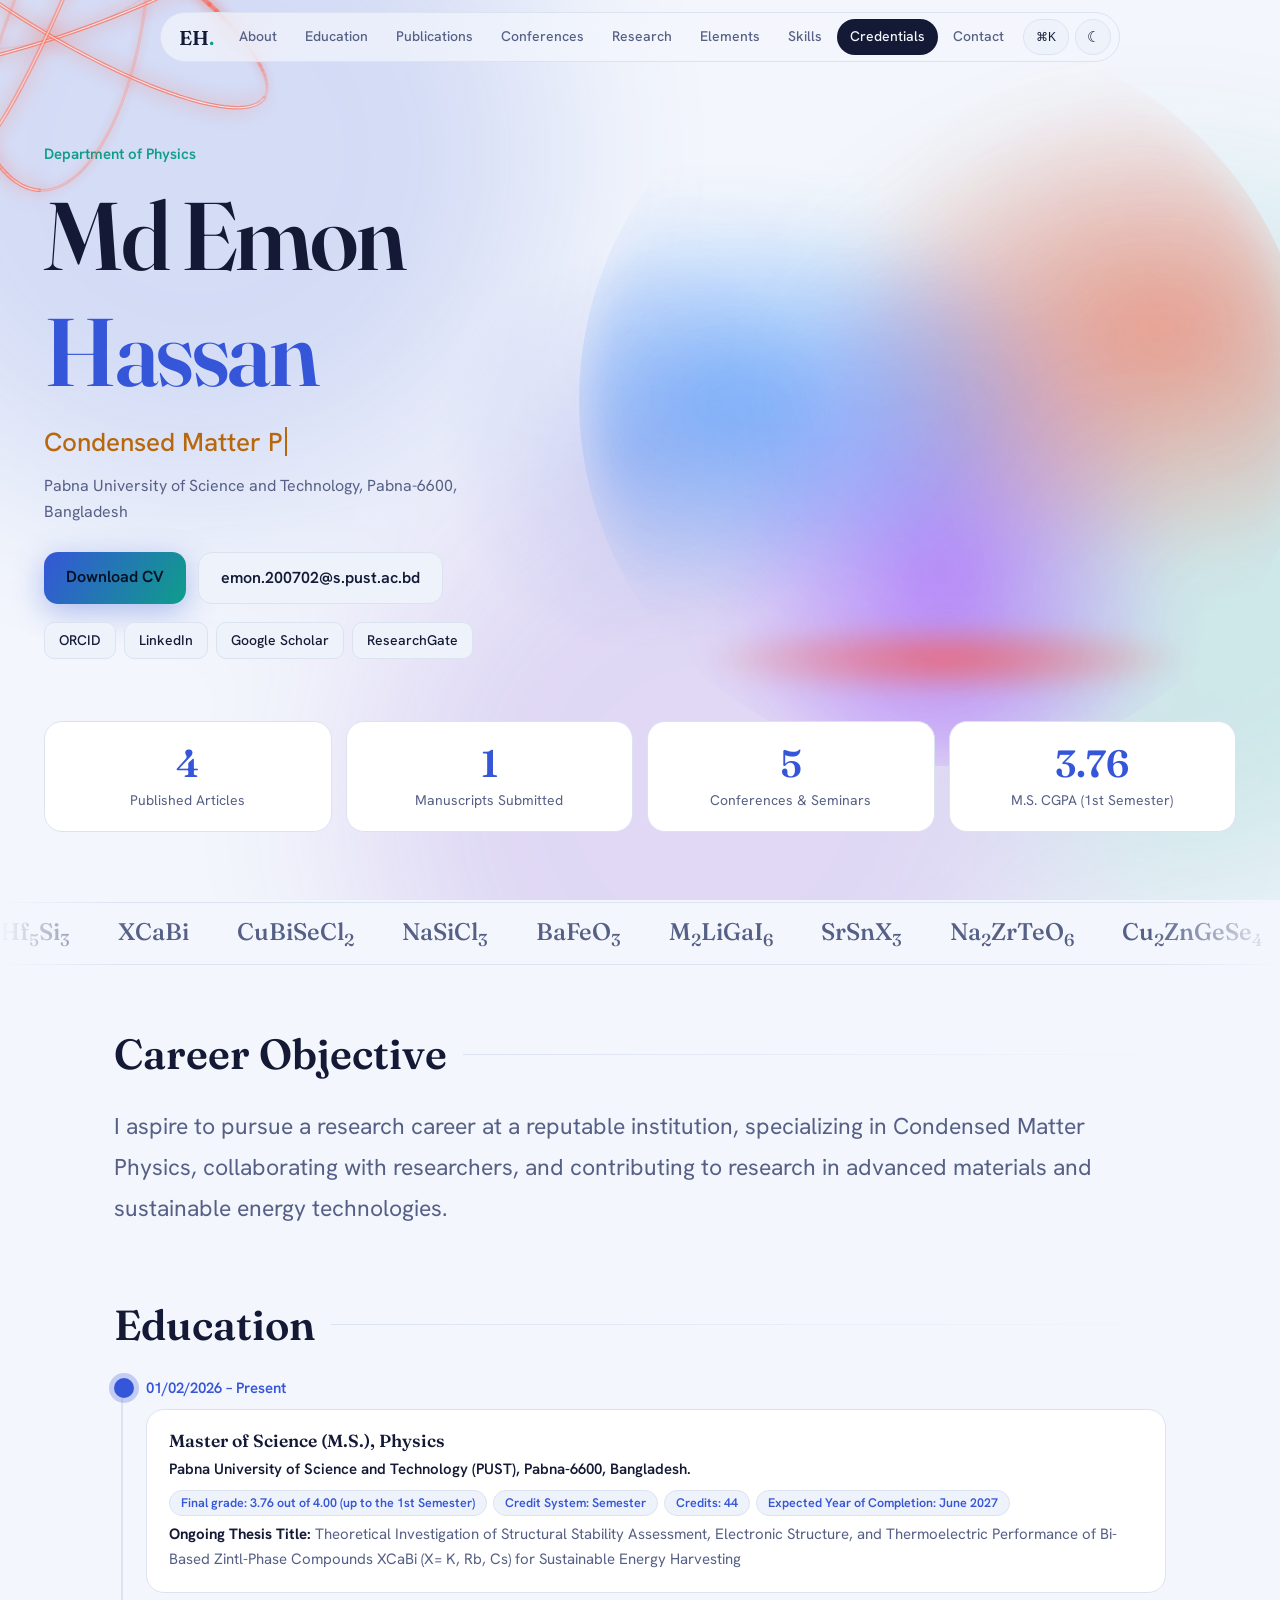
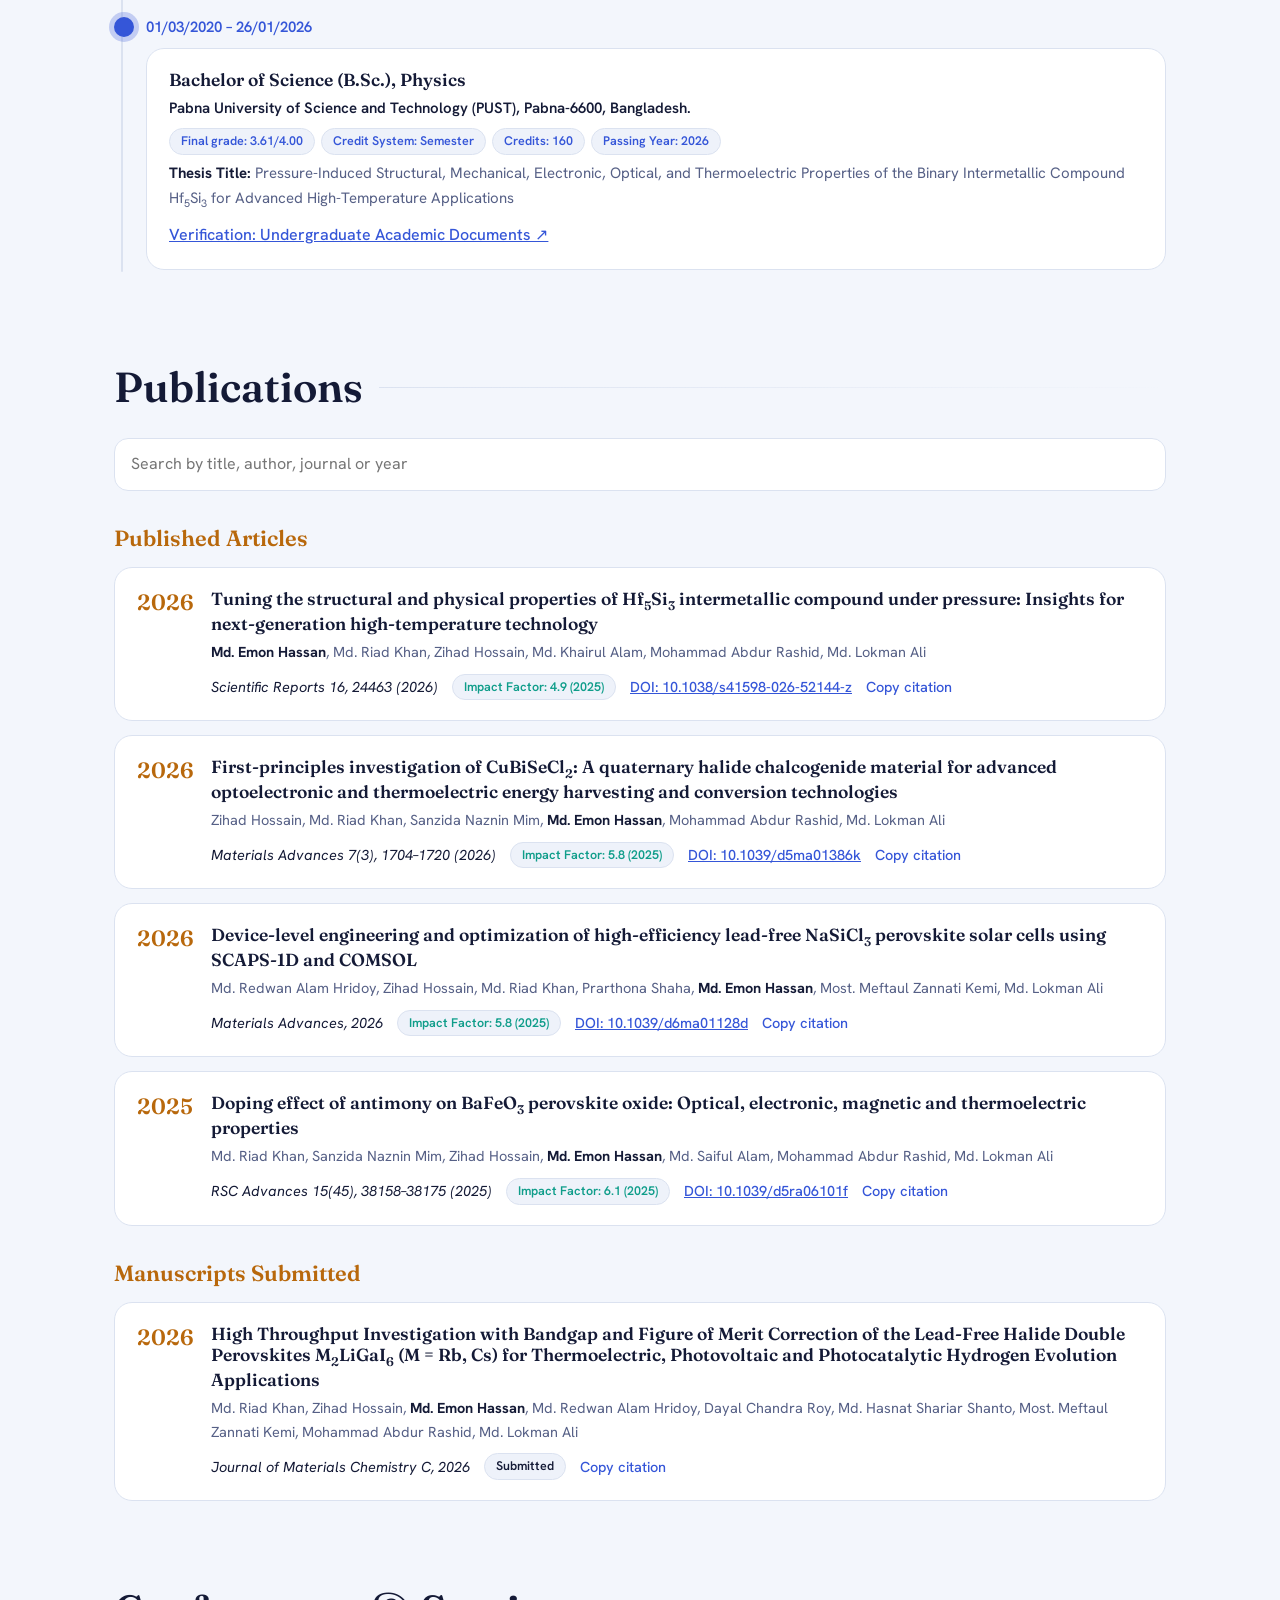
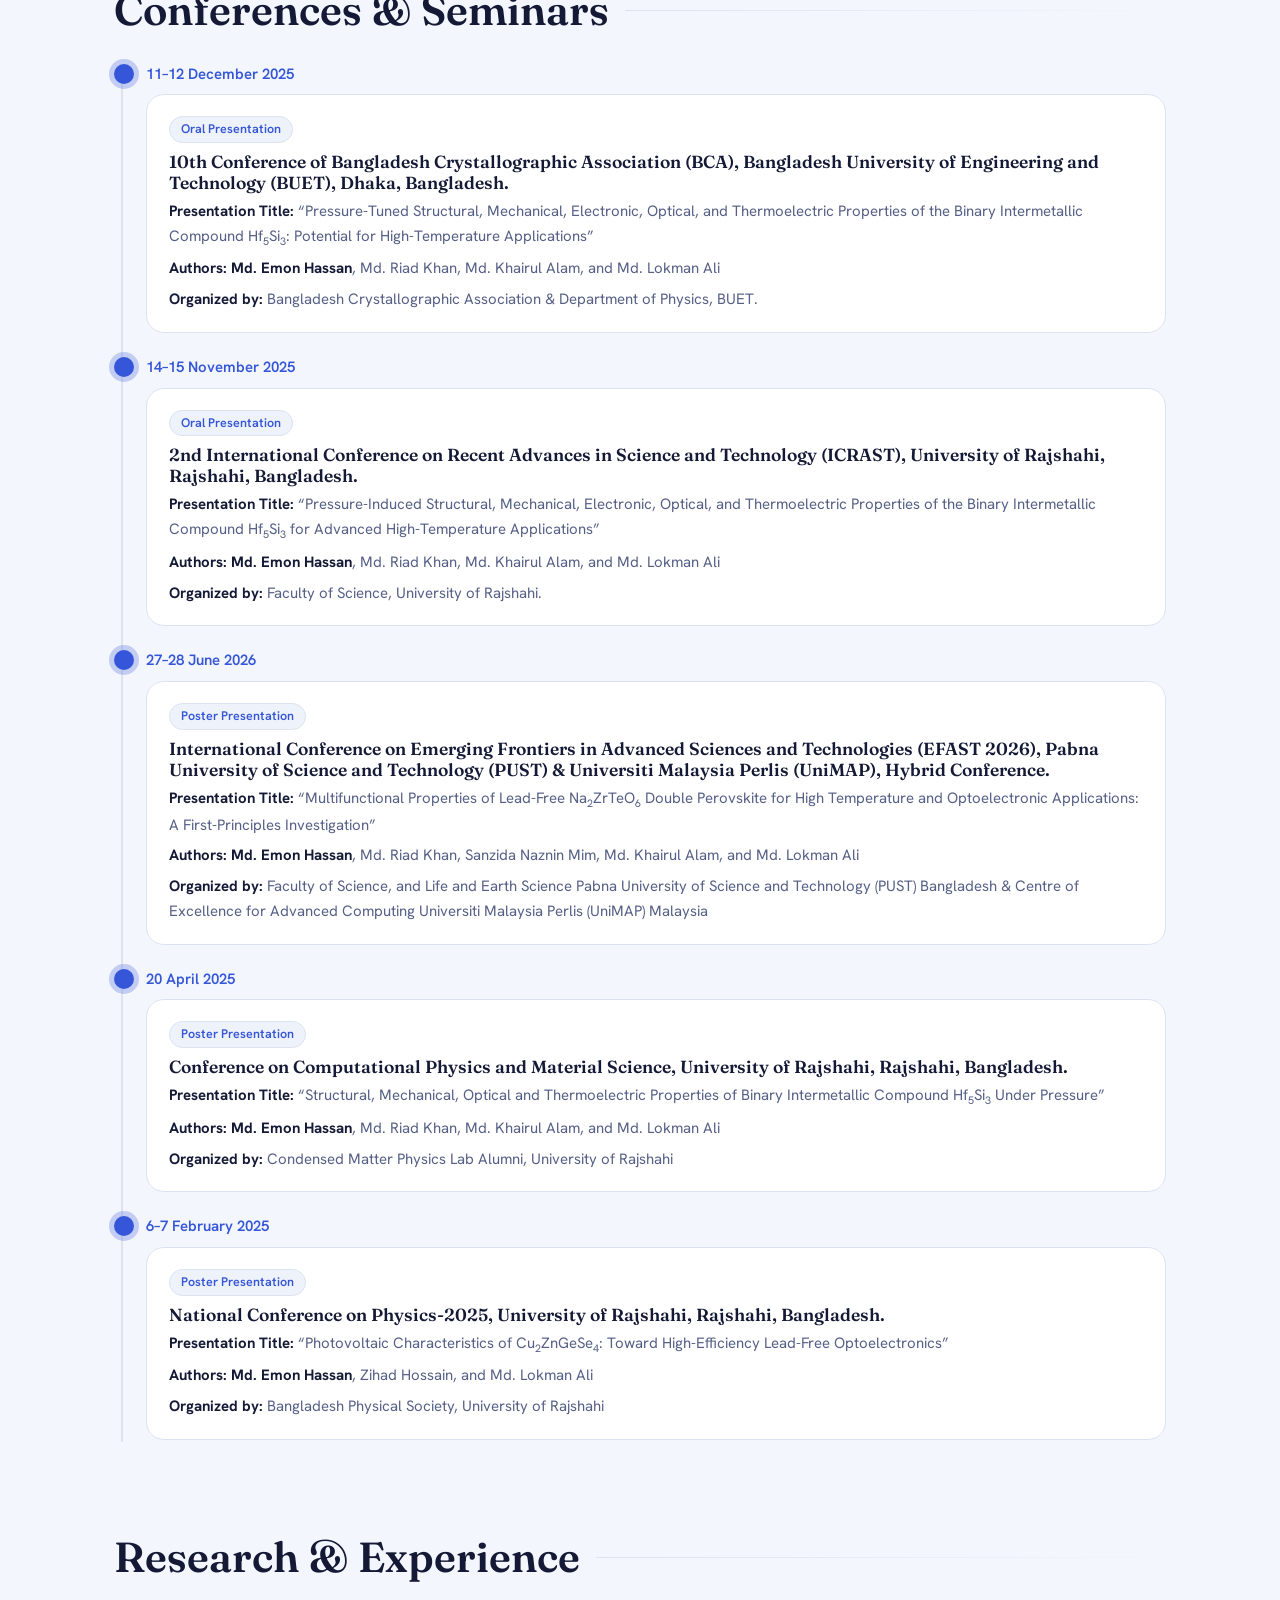
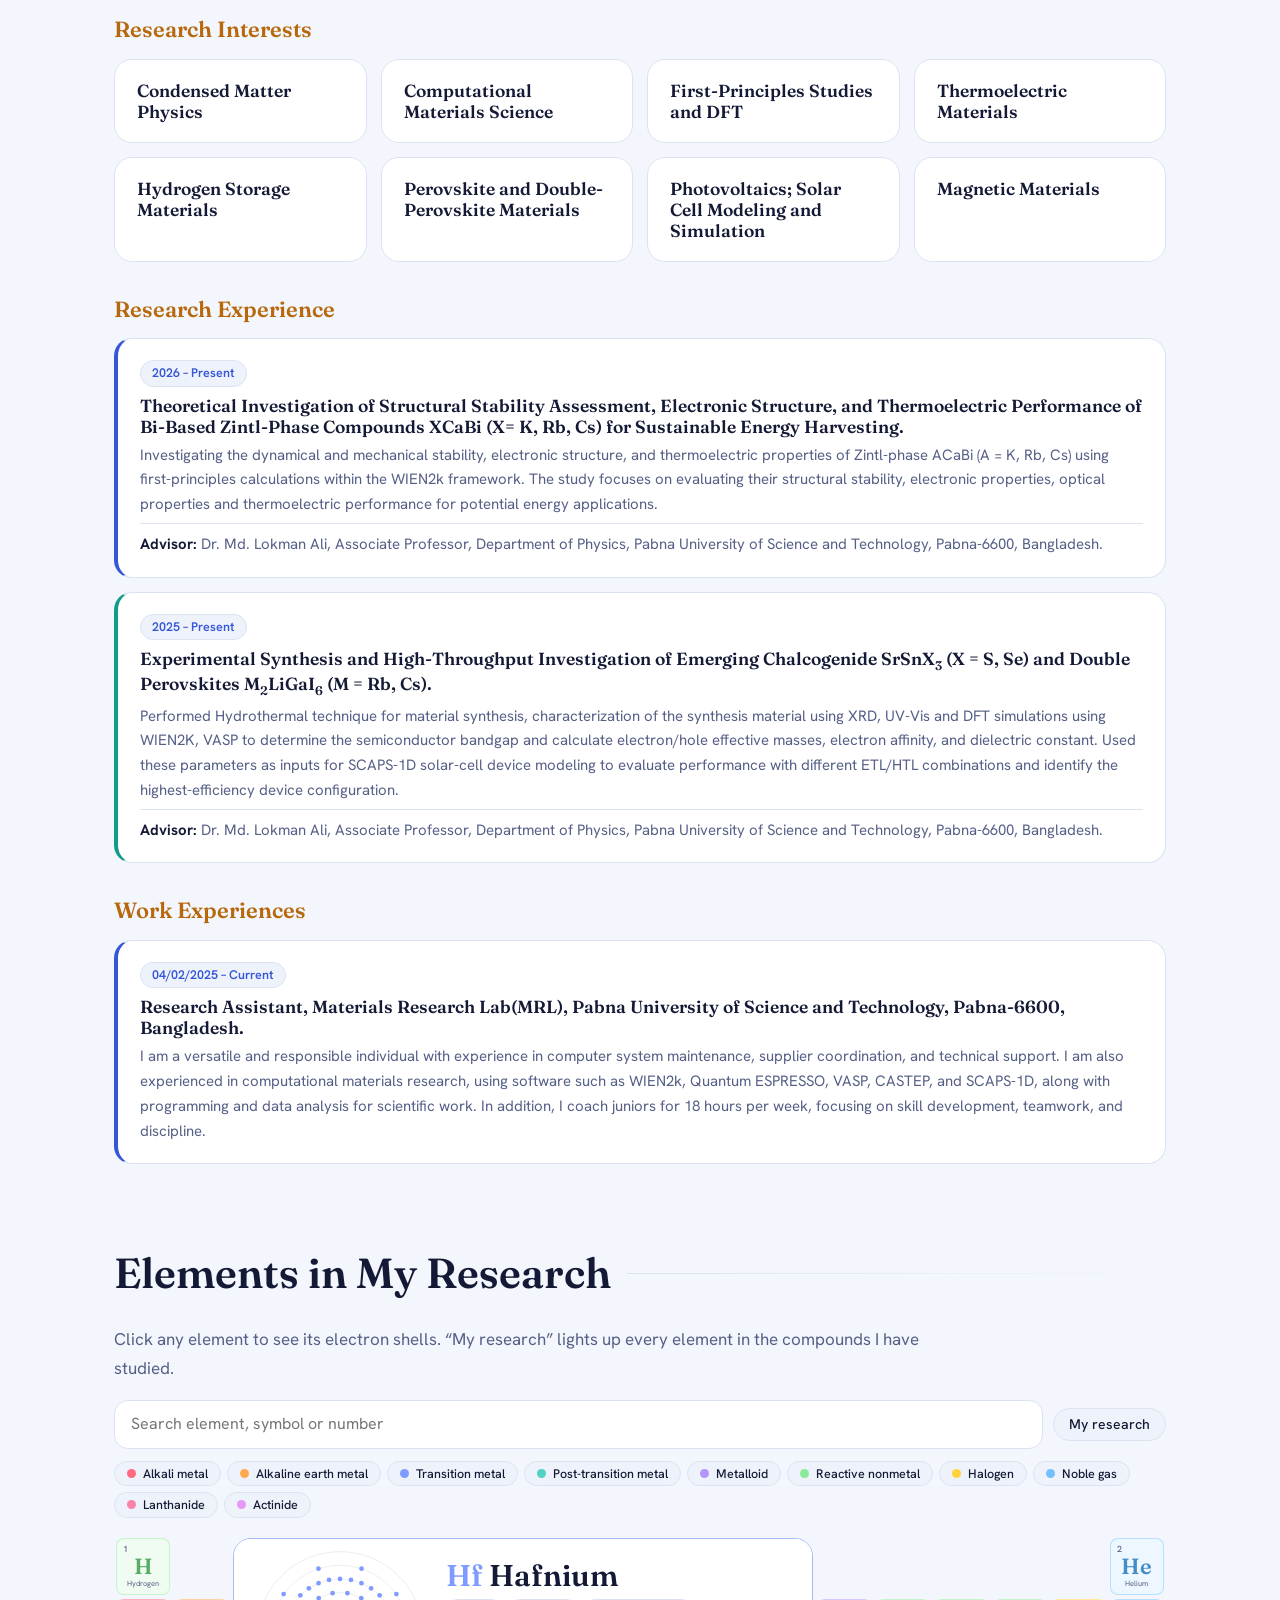
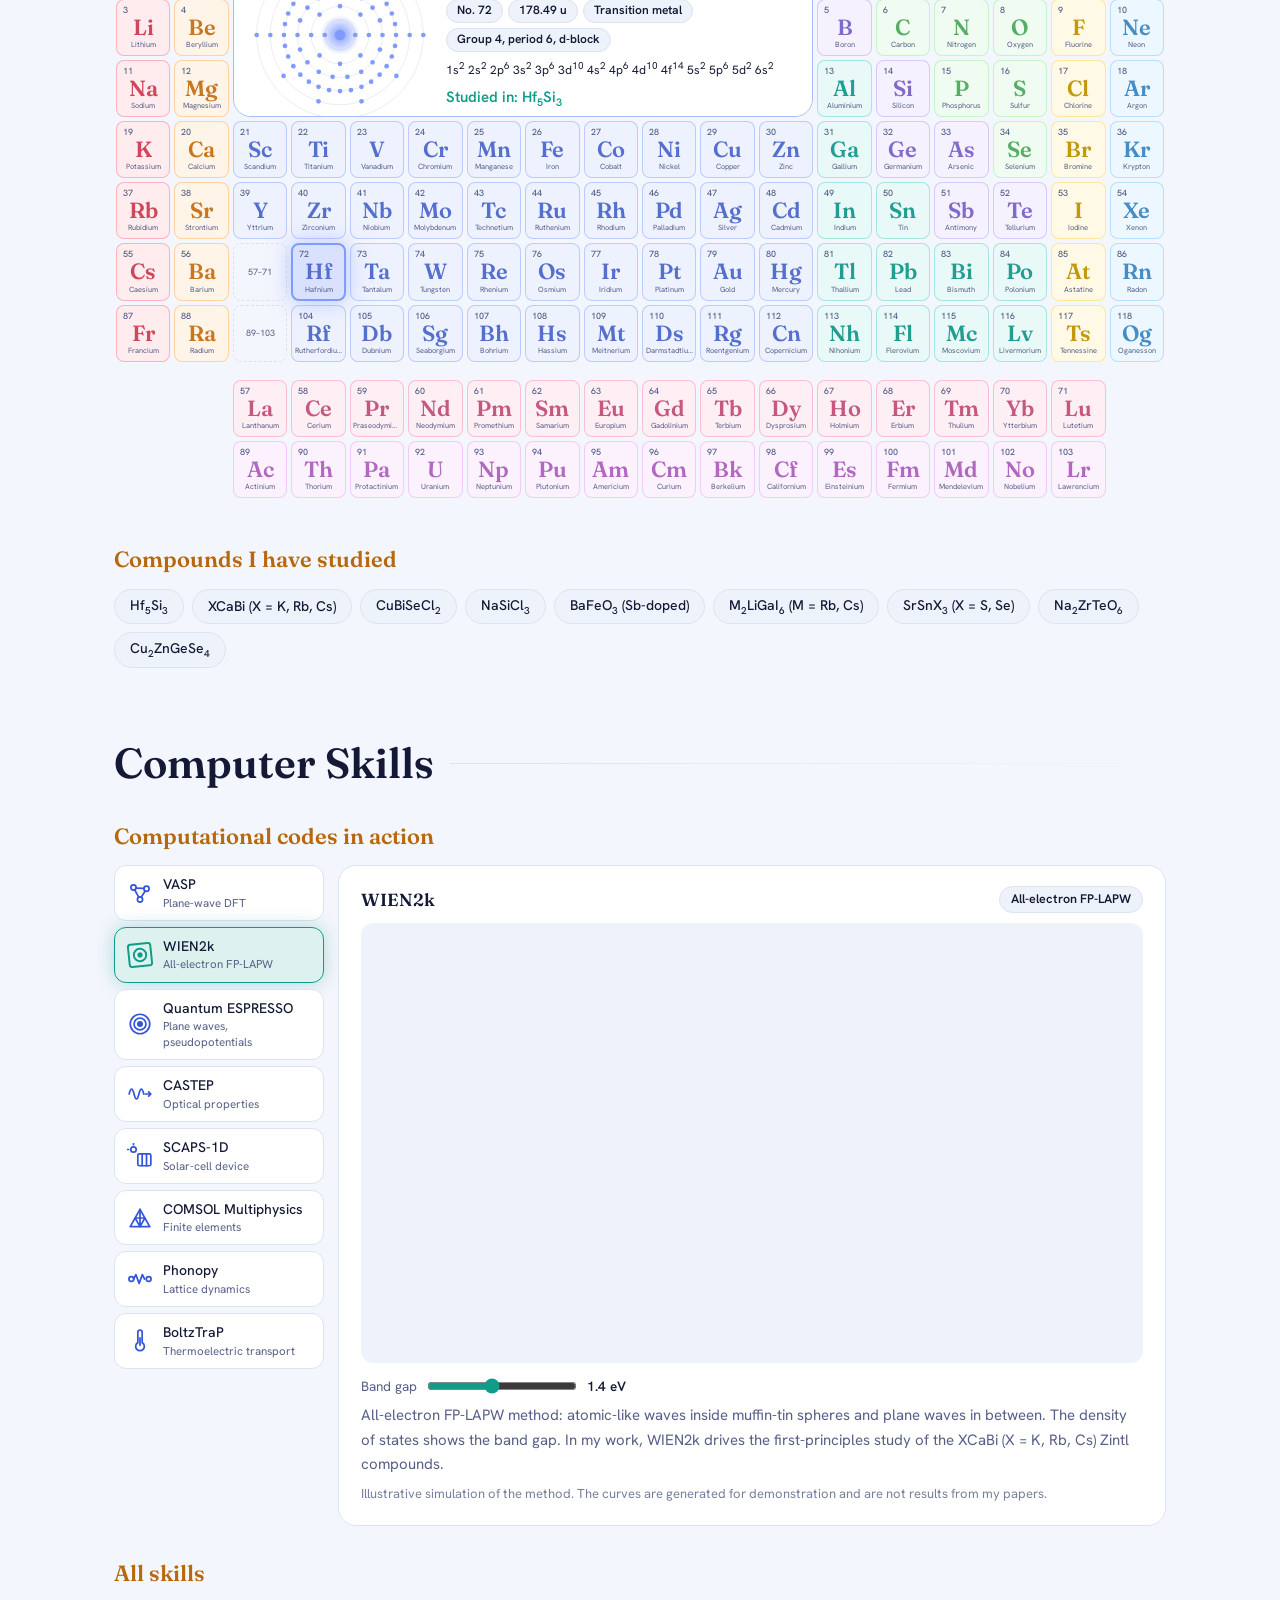
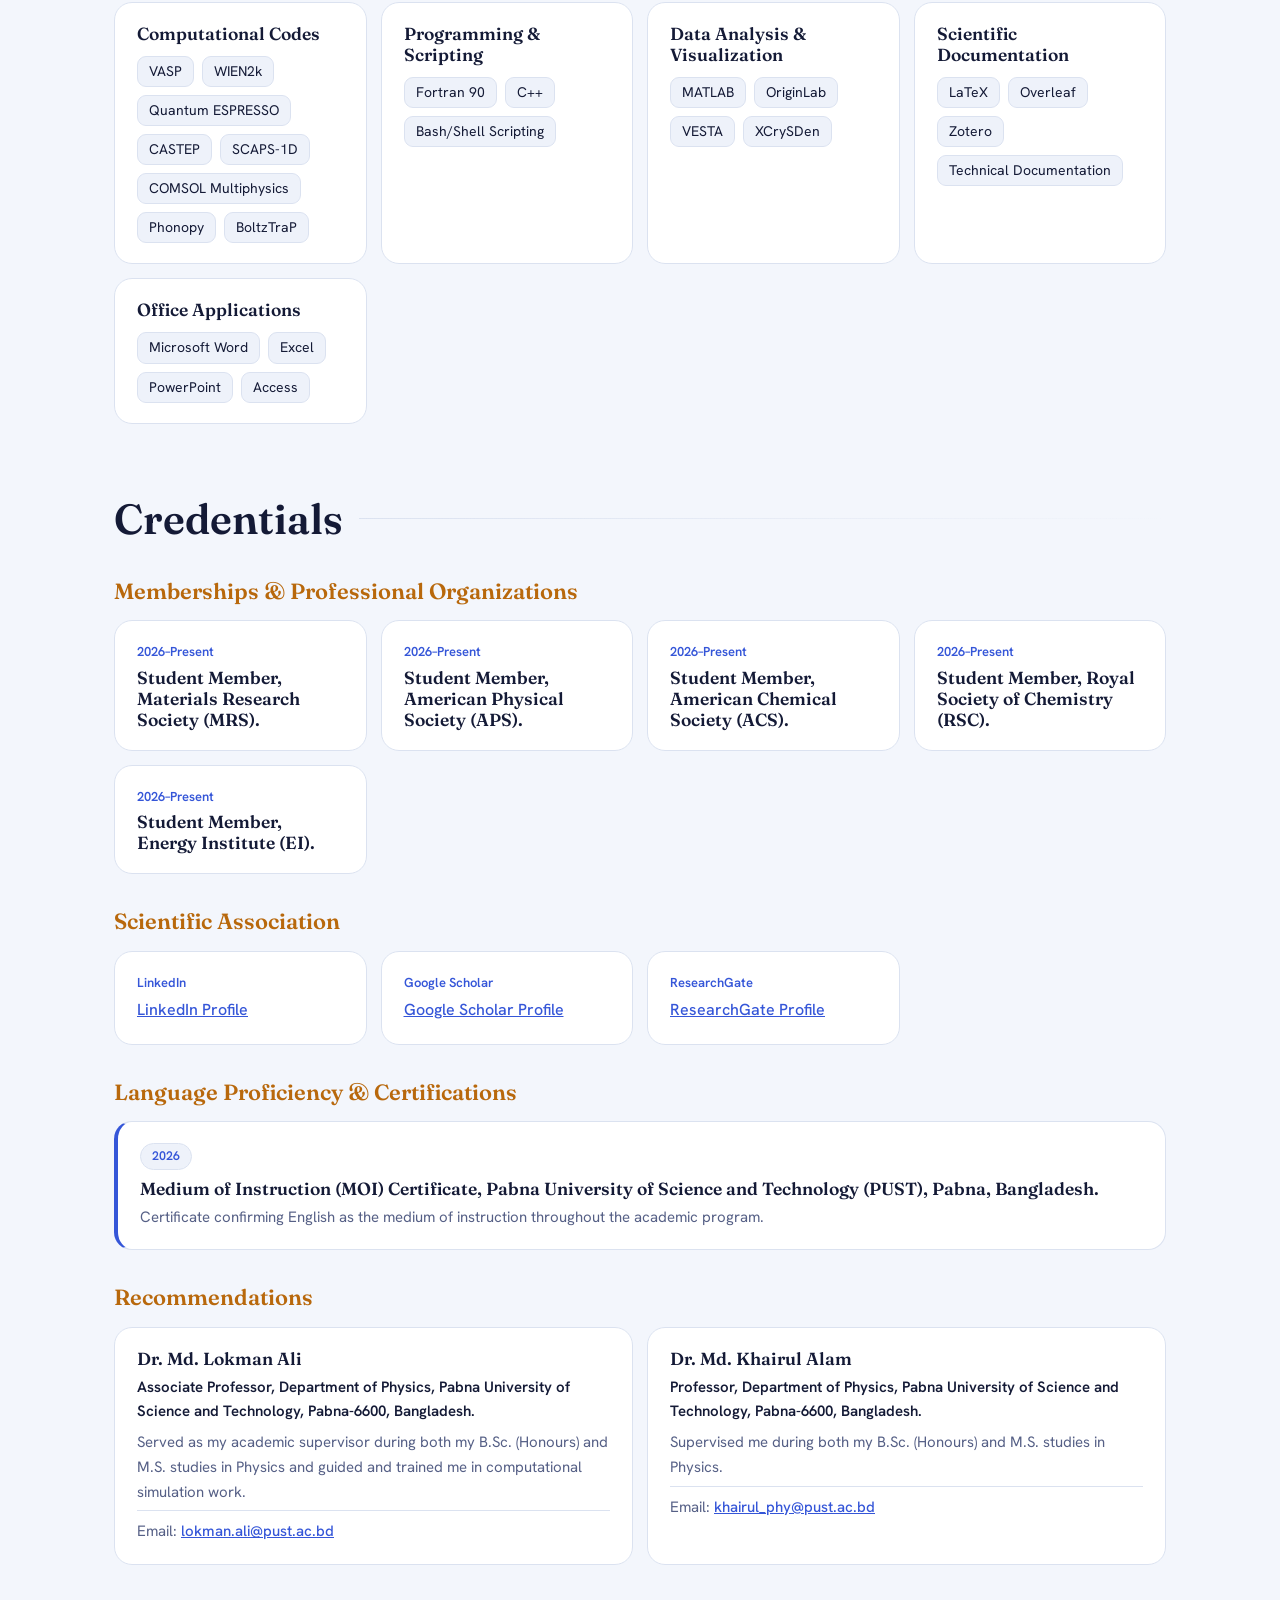
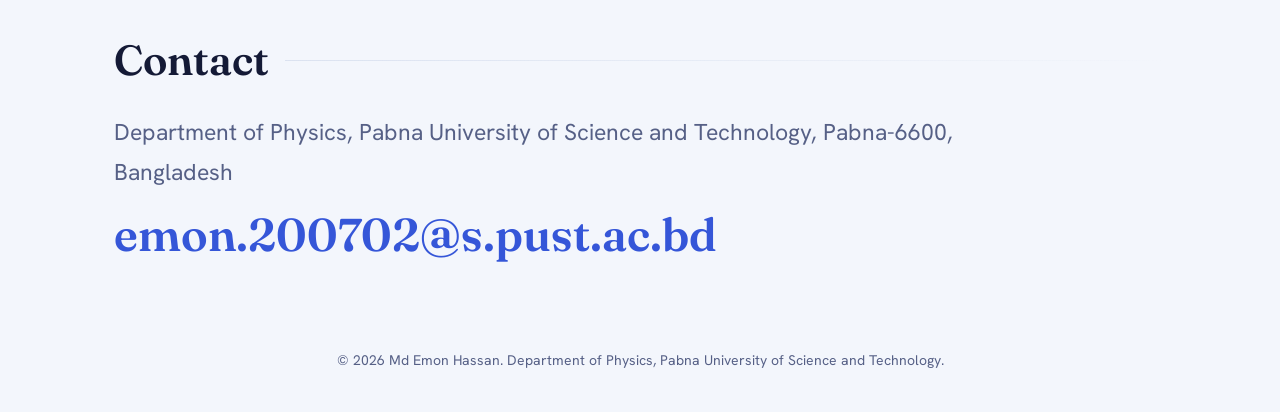
<file: index.html>
<!DOCTYPE html>
<html lang="en" data-theme="dark">
<head>
<meta charset="utf-8">
<meta name="viewport" content="width=device-width, initial-scale=1, viewport-fit=cover">
<meta name="theme-color" content="#070a17">
<meta name="color-scheme" content="dark light">
<title>Md Emon Hassan | Condensed Matter Physics Researcher</title>
<meta name="description" content="Md Emon Hassan: M.S. researcher in condensed matter physics at Pabna University of Science and Technology. First-principles studies of thermoelectric, perovskite and photovoltaic materials.">
<meta property="og:title" content="Md Emon Hassan | Condensed Matter Physics">
<meta property="og:description" content="First-principles studies of thermoelectric, perovskite and photovoltaic materials.">
<link rel="icon" href="data:image/svg+xml,<svg xmlns='http://www.w3.org/2000/svg' viewBox='0 0 100 100'><text y='.9em' font-size='90'>⚛️</text></svg>">
<link rel="preconnect" href="https://fonts.googleapis.com">
<link rel="preconnect" href="https://fonts.gstatic.com" crossorigin>
<link href="https://fonts.googleapis.com/css2?family=Fraunces:opsz,wght@9..144,500;9..144,600&family=Hanken+Grotesk:wght@400;500;600&display=swap" rel="stylesheet">
<script type="application/ld+json">{"@context":"https://schema.org","@type":"Person","name":"Md Emon Hassan","jobTitle":"Research Assistant","affiliation":{"@type":"CollegeOrUniversity","name":"Pabna University of Science and Technology"},"sameAs":["https://orcid.org/0009-0009-6252-3038"]}</script>
<link rel="stylesheet" href="style.css">
</head>
<body>
<a class="skip-link" href="#main-content">Skip to main content</a>
<div class="au"><i></i><i></i><i></i></div><div id="cur"></div><div id="bar"></div>
<header class="top">
  <a class="brand" href="#top">EH<span>.</span></a>
  <nav id="menu" aria-label="Sections"><a href="#about">About</a><a href="#education">Education</a><a href="#publications">Publications</a><a href="#conferences">Conferences</a><a href="#research">Research</a><a href="#elements">Elements</a><a href="#skills">Skills</a><a href="#more">Credentials</a><a href="#contact">Contact</a></nav>
  <button class="ib" id="kb" aria-label="Open command palette" title="Ctrl+K">⌘K</button><button class="ib" id="theme" aria-label="Switch colour theme">☀</button>
</header>

<section class="hero" id="top">
  <div class="hl">
    <p class="kick" id="kick"></p>
    <h1 id="name"></h1>
    <p class="typ"><span id="typ"></span><i class="caret"></i></p>
    <p class="uni" id="uni"></p>
    <div class="cta"><a class="btn" id="cv" download>Download CV</a><a class="btn g" id="mail"></a></div>
    <div class="chips" id="links"></div>
  </div>
  <div class="vis effect-14"><div class="halo"></div><div class="rays"></div><canvas id="orb0" aria-hidden="true"></canvas><img class="ph" id="photo" alt="" decoding="async" fetchpriority="high"><div class="scan"></div></div>
  <div class="stats" id="stats"></div>
</section>

<div class="mq" aria-hidden="true"><div id="mq"></div></div>
<main id="main-content">
  <section class="s" id="about"><h2 data-r><span class="sc">Career Objective</span></h2><p class="lead" id="obj" data-r></p></section>
  <section class="s" id="education"><h2 data-r><span class="sc">Education</span></h2><ul class="tl" id="edu"></ul></section>
  <section class="s" id="publications"><h2 data-r><span class="sc">Publications</span></h2>
    <div class="tools" data-r><input id="q" type="search" placeholder="Search by title, author, journal or year" aria-label="Search publications"></div>
    <h3 class="sub">Published Articles</h3><div id="pubs"></div>
    <h3 class="sub">Manuscripts Submitted</h3><div id="subm"></div>
  </section>
  <section class="s" id="conferences"><h2 data-r><span class="sc">Conferences &amp; Seminars</span></h2><ul class="tl" id="tk"></ul></section>
  <section class="s" id="research"><h2 data-r><span class="sc">Research &amp; Experience</span></h2>
    <h3 class="sub">Research Interests</h3><div class="grid" id="ints"></div>
    <h3 class="sub">Research Experience</h3><div id="res"></div>
    <h3 class="sub">Work Experiences</h3><div id="work"></div>
  </section>
  <section class="s" id="elements"><h2 data-r><span class="sc">Elements in My Research</span></h2>
    <p class="lead" data-r style="font-size:17px;margin-bottom:16px">Click any element to see its electron shells. “My research” lights up every element in the compounds I have studied.</p>
    <div class="ptools" data-r><input id="eq" type="search" placeholder="Search element, symbol or number" aria-label="Search elements"><button class="fb" id="mine">My research</button></div>
    <div id="leg" data-r></div>
    <div id="pt-wrap"><div class="pt" id="pt" data-r></div></div>
    <h3 class="sub">Compounds I have studied</h3><div id="comp" data-r></div>
  </section>
  <section class="s" id="skills"><h2 data-r><span class="sc">Computer Skills</span></h2>
    <h3 class="sub">Computational codes in action</h3>
    <div class="lab" data-r><div class="tabs" id="tabs" role="tablist" aria-label="Computational codes"></div>
      <div class="stage sp"><div class="shead"><h3 id="stn"></h3><span class="pill" id="sts" style="margin:0"></span></div>
        <canvas id="sim" role="img" aria-label="Live simulation of the selected computational code"></canvas>
        <div class="ctl" id="ctl"></div><p id="std"></p><p class="note">Illustrative simulation of the method. The curves are generated for demonstration and are not results from my papers.</p></div></div>
    <h3 class="sub">All skills</h3><div class="grid" id="sk"></div></section>
  <section class="s" id="more"><h2 data-r><span class="sc">Credentials</span></h2>
    <h3 class="sub">Memberships &amp; Professional Organizations</h3><div class="grid" id="mem"></div>
    <h3 class="sub">Scientific Association</h3><div class="grid" id="assoc"></div>
    <h3 class="sub">Language Proficiency &amp; Certifications</h3><div id="cert"></div>
    <h3 class="sub">Recommendations</h3><div class="grid2" id="refs"></div>
  </section>
  <section class="s" id="contact"><h2 data-r><span class="sc">Contact</span></h2><p class="lead" id="addr" data-r></p><p data-r style="margin-top:14px"><a class="big" id="cMail"></a></p><p class="lead" id="priv" data-r style="margin-top:10px;font-size:16px"></p></section>
</main>
<footer>© <span id="yr"></span> <span id="fName"></span>. <span id="fText"></span></footer>
<button id="backTop" type="button" aria-label="Back to top" title="Back to top">↑</button>

<div id="pal" hidden><div class="pbox"><input id="pi" placeholder="Jump to a section, an element, or type cv / theme" aria-label="Command palette"><ul id="pl"></ul></div></div>
<script src="content.js"></script>
<script src="script.js" defer></script>
</body>
</html>
</file>
<file: style.css>
/* ============================================================
   E M O N  H A S S A N
   ADVANCED ACADEMIC PORTFOLIO
   COMPLETE STYLE.CSS
   14 SCIENTIFIC ANIMATIONS
   ============================================================ */


/* ============================================================
   01. ROOT VARIABLES
   ============================================================ */

:root {
  --bg:#070a17;
  --card:rgba(255,255,255,.045);
  --soft:rgba(255,255,255,.07);
  --ink:#e9edff;
  --mute:#9aa5cf;
  --line:rgba(255,255,255,.11);
  --pri:#7f9bff;
  --teal:#3fd0b8;
  --amb:#f2b866;
  --glow:.5;
}

:root[data-theme=light] {
  --bg:#f3f6fc;
  --card:#fff;
  --soft:#eef2fa;
  --ink:#141a36;
  --mute:#566086;
  --line:#dbe2f0;
  --pri:#3556d8;
  --teal:#0f9d8a;
  --amb:#b8680c;
  --glow:.16;
}


/* ============================================================
   02. GLOBAL
   ============================================================ */

* {
  box-sizing:border-box;
  margin:0;
}

html {
  scroll-behavior:smooth;
  scroll-padding-top:84px;
}

body {
  background:var(--bg);
  color:var(--ink);
  font:400 16px/1.65 "Hanken Grotesk",system-ui,sans-serif;
  overflow-x:hidden;
  transition:background .4s,color .4s;
}

a {
  color:inherit;
}

h1,h2,h3 {
  font-family:Fraunces,Georgia,serif;
  font-weight:600;
  line-height:1.2;
}

sub {
  font-size:.72em;
}

::selection {
  background:var(--pri);
  color:#fff;
}

:focus-visible {
  outline:2px solid var(--pri);
  outline-offset:3px;
}

img {
  max-width:100%;
}

button,a,input {
  -webkit-tap-highlight-color:transparent;
}


/* ============================================================
   03. AMBIENT BACKGROUND
   ============================================================ */

.au {
  position:fixed;
  inset:0;
  z-index:-1;
  overflow:hidden;
  opacity:var(--glow);
}

.au i {
  position:absolute;
  width:55vmax;
  height:55vmax;
  border-radius:50%;
  filter:blur(90px);
  animation:drift 24s ease-in-out infinite alternate;
}

.au i:nth-child(1) {
  background:#3556d8;
  top:-22%;
  left:-12%;
}

.au i:nth-child(2) {
  background:#0f9d8a;
  right:-18%;
  top:22%;
  animation-duration:30s;
}

.au i:nth-child(3) {
  background:#7a3fd0;
  bottom:-28%;
  left:28%;
  animation-duration:36s;
}

@keyframes drift {
  to {
    transform:translate(12vw,8vh) scale(1.2) rotate(40deg);
  }
}


/* ============================================================
   04. CURSOR + SCROLL PROGRESS
   ============================================================ */

#cur {
  position:fixed;
  left:0;
  top:0;
  width:0;
  height:0;
  pointer-events:none;
  z-index:50;
}

#cur::before {
  content:"";
  position:absolute;
  width:440px;
  height:440px;
  margin:-220px 0 0 -220px;
  border-radius:50%;
  background:radial-gradient(
    circle,
    color-mix(in srgb,var(--pri) 16%,transparent),
    transparent 65%
  );
}

#bar {
  position:fixed;
  top:0;
  left:0;
  right:0;
  height:3px;
  z-index:60;
  transform-origin:0 50%;
  transform:scaleX(0);
  background:linear-gradient(
    90deg,
    var(--pri),
    var(--teal),
    var(--amb)
  );
}


/* ============================================================
   05. NAVIGATION
   ============================================================ */

.top {
  position:fixed;
  top:12px;
  left:50%;
  transform:translateX(-50%);
  z-index:40;
  display:flex;
  align-items:center;
  gap:6px;
  max-width:calc(100% - 24px);
  padding:6px 8px 6px 18px;
  border-radius:99px;
  background:color-mix(in srgb,var(--bg) 68%,transparent);
  backdrop-filter:blur(16px);
  -webkit-backdrop-filter:blur(16px);
  border:1px solid var(--line);
}

.brand {
  font:600 20px Fraunces,serif;
  text-decoration:none;
  margin-right:6px;
}

.brand span {
  color:var(--teal);
}

#menu {
  display:flex;
  gap:2px;
  overflow-x:auto;
  scrollbar-width:none;
  min-width:0;
}

#menu a {
  padding:6px 13px;
  border-radius:99px;
  text-decoration:none;
  font-size:14px;
  font-weight:500;
  color:var(--mute);
  white-space:nowrap;
  transition:.25s;
}

#menu a:hover {
  color:var(--ink);
}

#menu a.on {
  background:var(--ink);
  color:var(--bg);
}

.ib {
  width:36px;
  height:36px;
  border-radius:50%;
  border:1px solid var(--line);
  background:var(--soft);
  color:var(--ink);
  cursor:pointer;
  font-size:15px;
  flex:none;
  transition:transform .4s;
}

.ib:hover {
  transform:rotate(180deg);
}


/* ============================================================
   06. HERO SECTION
   ============================================================ */

@keyframes rise {
  from {
    opacity:0;
    transform:translateY(40px);
    filter:blur(8px);
  }
}

@keyframes zoom {
  from {
    opacity:0;
    transform:scale(.6) rotate(-12deg);
  }
}

.hero {
  min-height:100svh;
  display:grid;
  grid-template-columns:1fr 1fr;
  align-items:center;
  gap:30px;
  max-width:1240px;
  margin:auto;
  padding:110px 24px 70px;
}

.hl>*:not(h1) {
  animation:rise .9s cubic-bezier(.2,.8,.2,1) .9s backwards;
}

.hl>.kick {
  animation-delay:.1s;
}

.kick {
  font-weight:600;
  font-size:15px;
  color:var(--teal);
}

h1 {
  font-size:clamp(46px,7.6vw,96px);
  margin:12px 0;
  letter-spacing:-.025em;
}

.w {
  display:inline-block;
  white-space:nowrap;
}

.w:last-child .ch {
  color:var(--pri);
}

.ch {
  display:inline-block;
  transition:transform .3s,color .3s;
  animation:rise 1s cubic-bezier(.2,.8,.2,1) backwards;
  animation-delay:calc(var(--i)*50ms + .25s);
}

.ch:hover {
  transform:translateY(-10px) rotate(-5deg);
  color:var(--amb);
}

.typ {
  font-weight:500;
  font-size:clamp(18px,2.3vw,26px);
  color:var(--amb);
  min-height:1.7em;
}

.caret {
  display:inline-block;
  width:2px;
  height:1.1em;
  background:var(--amb);
  margin-left:3px;
  vertical-align:-.18em;
  animation:bl 1s steps(1) infinite;
}

@keyframes bl {
  50% {opacity:0}
}

.uni {
  color:var(--mute);
  margin-top:8px;
  max-width:470px;
}

.cta {
  display:flex;
  gap:12px;
  flex-wrap:wrap;
  margin-top:26px;
}

.btn {
  display:inline-block;
  padding:12px 22px;
  border-radius:14px;
  background:linear-gradient(120deg,var(--pri),var(--teal));
  color:#041022;
  font-weight:600;
  text-decoration:none;
  box-shadow:0 8px 30px color-mix(in srgb,var(--pri) 35%,transparent);
  transition:transform .2s ease-out,box-shadow .3s;
}

.btn:hover {
  box-shadow:0 12px 40px color-mix(in srgb,var(--teal) 50%,transparent);
}

.btn.g {
  background:var(--soft);
  color:var(--ink);
  border:1px solid var(--line);
  box-shadow:none;
}

.chips {
  display:flex;
  flex-wrap:wrap;
  gap:8px;
  margin-top:18px;
}

.chips a {
  font-size:14px;
  font-weight:500;
  padding:6px 14px;
  border-radius:10px;
  background:var(--soft);
  border:1px solid var(--line);
  text-decoration:none;
  transition:.25s;
}

.chips a:hover {
  transform:translateY(-3px);
  border-color:var(--pri);
  color:var(--pri);
}


/* ============================================================
   07. HERO PORTRAIT
   ============================================================ */

.vis {
  position:relative;
  isolation:isolate;
  aspect-ratio:1;
  max-width:620px;
  width:100%;
  margin:auto;
  display:grid;
  place-items:center;
  --orb:#ff4d2e;
  --fx-glow:.85;
  --fx-speed:18s;
  --orbit-a:#4d8dff;
  --orbit-b:#32e6cb;
  --orbit-c:#ff9b42;
  --orbit-d:#a875ff;
  animation:zoom 1.4s cubic-bezier(.2,.8,.2,1) .3s backwards;
}

#lat {
  position:absolute;
  inset:0;
  width:100%;
  height:100%;
}

.ph {
  position:relative;
  width:36%;
  aspect-ratio:1;
  border-radius:50%;
  object-fit:cover;
  border:3px solid var(--teal);
  display:grid;
  place-items:center;
  font:600 50px Fraunces,serif;
  background:#14275e;
  color:#fff;
  box-shadow:0 0 70px color-mix(in srgb,var(--teal) 45%,transparent);
  animation:fl 6s ease-in-out infinite;
}

@keyframes fl {
  50% {transform:translateY(-12px)}
}

.ring {
  position:absolute;
  inset:19%;
  border-radius:50%;
  border:1px dashed color-mix(in srgb,var(--pri) 65%,transparent);
  animation:spin 30s linear infinite;
}

.ring.r2 {
  inset:7%;
  border-color:color-mix(in srgb,var(--teal) 55%,transparent);
  animation-direction:reverse;
  animation-duration:46s;
}

.ring::after {
  content:"";
  position:absolute;
  top:-5px;
  left:50%;
  width:9px;
  height:9px;
  border-radius:50%;
  background:var(--amb);
  box-shadow:0 0 14px var(--amb);
}

@keyframes spin {
  to {transform:rotate(1turn)}
}

.halo {
  position:absolute;
  inset:6%;
  border-radius:50%;
  background:radial-gradient(
    circle,
    color-mix(in srgb,var(--orb) 45%,transparent),
    color-mix(in srgb,var(--orb) 12%,transparent) 50%,
    transparent 72%
  );
  filter:blur(24px);
  animation:breathe 5s ease-in-out infinite;
}

@keyframes breathe {
  50% {
    opacity:.6;
    transform:scale(1.08);
  }
}

.rays {
  position:absolute;
  inset:-10%;
  background:conic-gradient(
    from 205deg at 50% 55%,
    transparent 0 8%,
    color-mix(in srgb,var(--orb) 32%,transparent) 10% 12%,
    transparent 15% 100%
  );
  filter:blur(14px);
  -webkit-mask-image:radial-gradient(circle,#000 30%,transparent 72%);
  mask-image:radial-gradient(circle,#000 30%,transparent 72%);
  animation:spin 40s linear infinite;
}

#orb0,#orb1 {
  position:absolute;
  inset:0;
  width:100%;
  height:100%;
  pointer-events:none;
}

#orb0 {
  z-index:0;
}

#orb1 {
  z-index:2;
}

.vis .ph {
  z-index:1;
  animation:none;
  width:38%;
  border-color:color-mix(in srgb,var(--orb) 75%,#fff 10%);
  box-shadow:0 0 60px color-mix(in srgb,var(--orb) 50%,transparent);
}

.vis .ph.cut {
  position:absolute;
  left:0;
  right:0;
  bottom:0;
  margin:0 auto;
  z-index:1;
  height:94%;
  width:auto;
  max-width:92%;
  max-height:92%;
  aspect-ratio:auto;
  border:0;
  border-radius:0;
  box-shadow:none;
  object-fit:contain;
  background:none;
  filter:drop-shadow(0 0 30px color-mix(in srgb,var(--orb) 55%,transparent));
  transform:perspective(900px)
    rotateY(calc(var(--px,0)*7deg))
    rotateX(calc(var(--py,0)*-4deg));
  animation:mat 1.7s cubic-bezier(.5,0,.2,1) .7s backwards;
}

@keyframes mat {
  from {
    clip-path:inset(100% 0 0 0);
    filter:brightness(3) drop-shadow(0 0 50px #fff);
  }
  to {
    clip-path:inset(0 0 0 0);
    filter:drop-shadow(0 0 30px color-mix(in srgb,var(--orb) 55%,transparent));
  }
}

.vis .halo,
.vis .rays {
  translate:calc(var(--px,0)*-26px) calc(var(--py,0)*-18px);
}

#orb0 {
  translate:calc(var(--px,0)*-14px) calc(var(--py,0)*-10px);
  -webkit-mask-image:radial-gradient(closest-side,#000 82%,transparent);
  mask-image:radial-gradient(closest-side,#000 82%,transparent);
}

.vis .ph {
  translate:calc(var(--px,0)*9px) calc(var(--py,0)*6px);
}

.vis::after {
  content:"";
  position:absolute;
  left:8%;
  right:8%;
  bottom:-1%;
  height:13%;
  z-index:0;
  pointer-events:none;
  background:radial-gradient(
    closest-side,
    color-mix(in srgb,var(--orb) 60%,transparent),
    transparent
  );
  filter:blur(10px);
}

.scan {
  position:absolute;
  left:12%;
  right:12%;
  height:2px;
  z-index:3;
  pointer-events:none;
  background:linear-gradient(90deg,transparent,#fff,transparent);
  box-shadow:0 0 22px 4px var(--orb);
  animation:scan 1.7s cubic-bezier(.5,0,.2,1) .7s both;
}

@keyframes scan {
  0% {top:98%;opacity:0}
  8%,92% {opacity:1}
  100% {top:6%;opacity:0}
}


/* ============================================================
   08. SCIENTIFIC ANIMATION MASTER LAYER
   ============================================================ */

/*
  Select only ONE effect class at a time.

  effect-1  Cosmic Aurora
  effect-2  Quantum Particle Field
  effect-3  Energy Wave
  effect-4  Atomic Universe
  effect-5  Volumetric Light
  effect-6  Holographic Interface
  effect-7  Quantum Black Hole
  effect-8  Plasma Nebula
  effect-9  Quantum Hologram
  effect-10 Gravitational Waves
  effect-11 VASP Electron Density
  effect-12 Quantum ESPRESSO Field
  effect-13 Magnetic Field
  effect-14 Plasma Glow
*/

.vis::before {
  content:"";
  position:absolute;
  inset:-13%;
  z-index:0;
  pointer-events:none;
  border-radius:50%;
  opacity:var(--fx-glow);
  background:
    radial-gradient(ellipse at 25% 35%,rgba(90,90,255,.38),transparent 48%),
    radial-gradient(ellipse at 75% 35%,rgba(255,90,50,.30),transparent 48%),
    radial-gradient(ellipse at 50% 75%,rgba(30,210,190,.25),transparent 52%);
  filter:blur(35px);
  transform-origin:center;
  will-change:transform,opacity,background-position;
  -webkit-mask-image:radial-gradient(circle,#000 35%,rgba(0,0,0,.9) 65%,transparent 100%);
  mask-image:radial-gradient(circle,#000 35%,rgba(0,0,0,.9) 65%,transparent 100%);
  animation:cosmicAurora 12s ease-in-out infinite alternate;
}


/* ============================================================
   09. EFFECT 01 — COSMIC AURORA
   ============================================================ */

.vis.effect-1::before {
  background:
    radial-gradient(ellipse at 25% 35%,rgba(90,90,255,.48),transparent 48%),
    radial-gradient(ellipse at 75% 35%,rgba(255,90,50,.38),transparent 48%),
    radial-gradient(ellipse at 50% 75%,rgba(30,210,190,.38),transparent 52%);
  filter:blur(35px);
  animation:cosmicAurora 12s ease-in-out infinite alternate;
}

@keyframes cosmicAurora {
  0% {
    transform:translate(-3%,2%) scale(.94) rotate(0deg);
    opacity:.7;
  }
  50% {
    transform:translate(3%,-2%) scale(1.08) rotate(8deg);
    opacity:1;
  }
  100% {
    transform:translate(-1%,3%) scale(1) rotate(-8deg);
    opacity:.8;
  }
}


/* ============================================================
   10. EFFECT 02 — QUANTUM PARTICLE FIELD
   ============================================================ */

.vis.effect-2::before {
  background:
    radial-gradient(circle,rgba(100,160,255,.95) 1px,transparent 2.5px) 0 0/35px 35px,
    radial-gradient(circle,rgba(60,220,200,.85) 1px,transparent 2px) 15px 20px/55px 55px,
    radial-gradient(circle,rgba(190,120,255,.8) 1px,transparent 2px) 10px 10px/70px 70px,
    radial-gradient(ellipse,rgba(70,100,255,.25),transparent 70%);
  filter:blur(1px);
  animation:quantumParticles 18s linear infinite;
}

@keyframes quantumParticles {
  from {
    background-position:0 0,15px 20px,10px 10px,center;
  }
  to {
    background-position:100px 120px,-80px 90px,70px -100px,center;
  }
}


/* ============================================================
   11. EFFECT 03 — ENERGY WAVE
   ============================================================ */

.vis.effect-3::before {
  background:
    repeating-radial-gradient(
      ellipse at 50% 50%,
      transparent 0 30px,
      rgba(255,100,55,.25) 32px,
      transparent 35px 55px
    );
  filter:blur(5px);
  animation:energyWave 12s ease-in-out infinite;
}

@keyframes energyWave {
  0% {
    transform:scale(.75) rotate(0deg);
    opacity:.3;
  }
  50% {
    transform:scale(1.12) rotate(90deg);
    opacity:1;
  }
  100% {
    transform:scale(.75) rotate(180deg);
    opacity:.3;
  }
}


/* ============================================================
   12. EFFECT 04 — ATOMIC UNIVERSE
   ============================================================ */

.vis.effect-4::before {
  background:
    radial-gradient(
      circle at center,
      transparent 0 20%,
      rgba(70,150,255,.42) 20.3% 20.6%,
      transparent 21% 34%,
      rgba(50,220,200,.40) 34.3% 34.6%,
      transparent 35% 48%,
      rgba(255,130,60,.35) 48.3% 48.6%,
      transparent 49%
    );
  filter:blur(2px);
  animation:atomicUniverse 25s linear infinite;
}

@keyframes atomicUniverse {
  to {
    transform:rotate(360deg) scale(1.08);
  }
}


/* ============================================================
   13. EFFECT 05 — VOLUMETRIC LIGHT
   ============================================================ */

.vis.effect-5::before {
  background:
    conic-gradient(
      from 180deg at 50% 50%,
      transparent 0deg,
      rgba(255,100,45,.38) 35deg,
      transparent 75deg,
      rgba(70,130,255,.34) 150deg,
      transparent 210deg,
      rgba(50,220,190,.35) 280deg,
      transparent 360deg
    );
  filter:blur(30px);
  animation:volumeLight 18s ease-in-out infinite alternate;
}

@keyframes volumeLight {
  from {
    transform:rotate(-25deg) scale(.85);
    opacity:.5;
  }
  to {
    transform:rotate(25deg) scale(1.15);
    opacity:1;
  }
}


/* ============================================================
   14. EFFECT 06 — HOLOGRAPHIC INTERFACE
   ============================================================ */

.vis.effect-6::before {
  background:
    repeating-radial-gradient(
      circle at center,
      transparent 0 35px,
      rgba(70,160,255,.35) 36px 37px,
      transparent 38px 60px
    ),
    conic-gradient(
      from 0deg,
      transparent,
      rgba(50,220,200,.22),
      transparent,
      rgba(255,120,60,.22),
      transparent
    );
  filter:blur(2px);
  animation:holographic 30s linear infinite;
}

@keyframes holographic {
  to {
    transform:rotate(360deg);
  }
}


/* ============================================================
   15. EFFECT 07 — QUANTUM BLACK HOLE
   ============================================================ */

.vis.effect-7::before {
  background:
    radial-gradient(circle at center,#000 0 12%,transparent 13% 100%),
    repeating-conic-gradient(
      from 0deg,
      transparent 0deg 8deg,
      rgba(255,190,70,.75) 9deg 10deg,
      transparent 12deg 20deg
    ),
    radial-gradient(ellipse at center,rgba(255,170,40,.65),transparent 65%);
  filter:blur(5px);
  animation:blackHole 14s linear infinite;
}

@keyframes blackHole {
  0% {
    transform:rotate(0deg) scale(.82);
    opacity:.55;
  }
  50% {
    transform:rotate(180deg) scale(1.12);
    opacity:1;
  }
  100% {
    transform:rotate(360deg) scale(.82);
    opacity:.55;
  }
}


/* ============================================================
   16. EFFECT 08 — PLASMA NEBULA
   ============================================================ */

.vis.effect-8::before {
  background:
    radial-gradient(ellipse at 25% 35%,rgba(45,125,255,.8),transparent 42%),
    radial-gradient(ellipse at 75% 40%,rgba(165,65,255,.7),transparent 42%),
    radial-gradient(ellipse at 50% 75%,rgba(30,220,200,.65),transparent 45%),
    radial-gradient(circle at center,rgba(255,110,70,.22),transparent 72%);
  filter:blur(28px);
  animation:plasmaNebula 11s ease-in-out infinite alternate;
}

@keyframes plasmaNebula {
  0% {
    transform:translate(-4%,3%) scale(.85);
    opacity:.55;
  }
  50% {
    transform:translate(3%,-3%) scale(1.16);
    opacity:1;
  }
  100% {
    transform:translate(-2%,2%) scale(.95);
    opacity:.72;
  }
}


/* ============================================================
   17. EFFECT 09 — QUANTUM HOLOGRAM
   ============================================================ */

.vis.effect-9::before {
  background:
    repeating-linear-gradient(
      0deg,
      transparent 0 23px,
      rgba(70,180,255,.22) 24px,
      transparent 25px 45px
    ),
    repeating-linear-gradient(
      90deg,
      transparent 0 23px,
      rgba(40,230,205,.20) 24px,
      transparent 25px 45px
    ),
    repeating-radial-gradient(
      circle at center,
      transparent 0 30px,
      rgba(120,150,255,.35) 31px 32px,
      transparent 34px 55px
    );
  filter:blur(1.5px);
  animation:quantumHologram 22s linear infinite;
}

@keyframes quantumHologram {
  0% {
    transform:perspective(700px) rotate(0deg) scale(.9);
    opacity:.55;
  }
  50% {
    opacity:1;
  }
  100% {
    transform:perspective(700px) rotate(360deg) scale(1.08);
    opacity:.55;
  }
}


/* ============================================================
   18. EFFECT 10 — GRAVITATIONAL WAVES
   ============================================================ */

.vis.effect-10::before {
  background:
    repeating-radial-gradient(
      ellipse at center,
      transparent 0 18px,
      rgba(80,150,255,.42) 19px 21px,
      transparent 23px 42px
    ),
    radial-gradient(ellipse at center,rgba(40,210,200,.28),transparent 68%),
    conic-gradient(
      from 30deg,
      transparent,
      rgba(180,100,255,.28),
      transparent,
      rgba(255,170,80,.28),
      transparent
    );
  filter:blur(3px);
  animation:gravitationalWaves 13s ease-in-out infinite;
}

@keyframes gravitationalWaves {
  0% {
    transform:scale(.72) rotate(0deg);
    opacity:.35;
  }
  50% {
    transform:scale(1.16) rotate(180deg);
    opacity:1;
  }
  100% {
    transform:scale(.72) rotate(360deg);
    opacity:.35;
  }
}


/* ============================================================
   19. EFFECT 11 — VASP ELECTRON DENSITY
   ============================================================ */

.vis.effect-11::before {
  background:
    radial-gradient(ellipse at 30% 35%,rgba(60,150,255,.8),transparent 30%),
    radial-gradient(ellipse at 70% 35%,rgba(50,220,190,.7),transparent 30%),
    radial-gradient(ellipse at 50% 70%,rgba(180,100,255,.7),transparent 35%),
    radial-gradient(ellipse at center,rgba(255,140,60,.2),transparent 70%);
  filter:blur(15px);
  animation:vaspDensity 8s ease-in-out infinite alternate;
}

@keyframes vaspDensity {
  0% {
    transform:scale(.8) rotate(-10deg);
    opacity:.45;
  }
  100% {
    transform:scale(1.18) rotate(15deg);
    opacity:1;
  }
}


/* ============================================================
   20. EFFECT 12 — QUANTUM ESPRESSO FIELD
   ============================================================ */

.vis.effect-12::before {
  background:
    repeating-conic-gradient(
      from 0deg,
      transparent 0deg 12deg,
      rgba(60,160,255,.3) 13deg 15deg,
      transparent 16deg 30deg
    ),
    radial-gradient(
      circle,
      transparent 25%,
      rgba(50,220,200,.35) 45%,
      transparent 70%
    );
  filter:blur(3px);
  animation:qeField 22s linear infinite;
}

@keyframes qeField {
  to {
    transform:rotate(360deg) scale(1.1);
  }
}


/* ============================================================
   21. EFFECT 13 — MAGNETIC FIELD
   ============================================================ */

.vis.effect-13::before {
  background:
    repeating-radial-gradient(
      ellipse at 50% 50%,
      transparent 0 28px,
      rgba(70,145,255,.4) 29px 30px,
      transparent 32px 48px
    ),
    conic-gradient(
      from 90deg,
      transparent,
      rgba(40,220,190,.35),
      transparent,
      rgba(180,90,255,.35),
      transparent
    );
  filter:blur(2px);
  animation:magneticField 20s linear infinite;
}

@keyframes magneticField {
  to {
    transform:rotate(-360deg) scale(1.08);
  }
}


/* ============================================================
   22. EFFECT 14 — PLASMA GLOW
   ============================================================ */

.vis.effect-14::before {
  background:
    radial-gradient(ellipse at 20% 50%,rgba(50,140,255,.7),transparent 40%),
    radial-gradient(ellipse at 80% 40%,rgba(255,90,60,.65),transparent 40%),
    radial-gradient(ellipse at 50% 75%,rgba(150,60,255,.65),transparent 45%);
  filter:blur(28px);
  animation:plasmaGlow 7s ease-in-out infinite alternate;
}

@keyframes plasmaGlow {
  0% {
    transform:translate(-4%,2%) scale(.85);
    opacity:.55;
  }
  50% {
    transform:translate(3%,-3%) scale(1.12);
    opacity:1;
  }
  100% {
    transform:translate(-2%,3%) scale(.95);
    opacity:.7;
  }
}


/* ============================================================
   23. HERO STATISTICS
   ============================================================ */

.stats {
  grid-column:1/-1;
  display:grid;
  grid-template-columns:repeat(4,1fr);
  gap:14px;
}

.stats div {
  padding:18px 14px;
  border-radius:18px;
  background:var(--card);
  border:1px solid var(--line);
  backdrop-filter:blur(8px);
  text-align:center;
}

.stats b {
  display:block;
  font:600 38px Fraunces,serif;
  color:var(--pri);
}

.stats span {
  font-size:14px;
  color:var(--mute);
}


/* ============================================================
   24. MAIN SECTIONS
   ============================================================ */

main {
  max-width:1100px;
  margin:auto;
  padding:0 24px;
}

.s {
  padding:64px 0 6px;
}

.s>h2 {
  font-size:clamp(28px,4vw,42px);
  margin-bottom:26px;
  display:flex;
  align-items:center;
  gap:16px;
}

.s>h2::after {
  content:"";
  flex:1;
  height:1px;
  background:linear-gradient(90deg,var(--line),transparent);
}

.sub {
  font-size:22px;
  margin:34px 0 16px;
  color:var(--amb);
}

.lead {
  font-size:clamp(18px,2.2vw,23px);
  color:var(--mute);
  line-height:1.75;
  max-width:860px;
}

[data-r]:not(.in) {
  opacity:0;
}

.in {
  animation:rv .9s cubic-bezier(.2,.8,.2,1) backwards;
  animation-delay:calc(var(--d,0)*80ms);
}

@keyframes rv {
  from {
    opacity:0;
    transform:translateY(34px) scale(.97);
    filter:blur(6px);
  }
}


/* ============================================================
   25. CARDS
   ============================================================ */

.sp {
  position:relative;
  overflow:hidden;
  background:var(--card);
  border:1px solid var(--line);
  border-radius:18px;
  padding:20px 22px;
  transition:border-color .3s,transform .2s ease-out;
}

.sp::after {
  content:"";
  position:absolute;
  inset:0;
  border-radius:inherit;
  pointer-events:none;
  opacity:0;
  transition:opacity .3s;
  background:radial-gradient(
    320px circle at var(--mx,50%) var(--my,50%),
    color-mix(in srgb,var(--pri) 20%,transparent),
    transparent 70%
  );
}

.sp:hover {
  border-color:color-mix(in srgb,var(--pri) 60%,var(--line));
}

.sp:hover::after {
  opacity:1;
}

.grid {
  display:grid;
  grid-template-columns:repeat(auto-fill,minmax(240px,1fr));
  gap:14px;
}

.grid2 {
  display:grid;
  grid-template-columns:repeat(auto-fit,minmax(320px,1fr));
  gap:14px;
}

.sp h3 {
  font-size:17.5px;
}

.sp small {
  display:block;
  font-size:13px;
  font-weight:600;
  color:var(--pri);
  margin-bottom:4px;
}

.sp p,.o {
  font-size:15px;
  color:var(--mute);
  margin-top:6px;
}

.o {
  font-weight:600;
  color:var(--ink);
}

.sp p b {
  color:var(--ink);
}

.job {
  margin-bottom:14px;
  border-left:4px solid var(--pri);
}

.job:nth-child(even) {
  border-left-color:var(--teal);
}

.adv {
  border-top:1px solid var(--line);
  padding-top:8px;
}

.pill {
  display:inline-block;
  margin:8px 6px 0 0;
  font-size:12.5px;
  font-weight:600;
  padding:2px 11px;
  border-radius:99px;
  background:var(--soft);
  border:1px solid var(--line);
}

.pill.g {
  color:var(--teal);
}

.pill.p {
  color:var(--pri);
}

a.lnk,.sp a {
  color:var(--pri);
  font-weight:500;
}

.lnk {
  display:inline-block;
  margin-top:10px;
}


/* ============================================================
   26. TIMELINE
   ============================================================ */

.tl {
  list-style:none;
  padding:0 0 0 32px;
  position:relative;
}

.tl::before,.tl::after {
  content:"";
  position:absolute;
  left:7px;
  top:8px;
  width:2px;
  border-radius:2px;
}

.tl::before {
  bottom:20px;
  background:var(--line);
}

.tl::after {
  height:calc((100% - 28px)*var(--p,0));
  background:linear-gradient(var(--pri),var(--teal));
  box-shadow:0 0 14px var(--pri);
}

.tl li {
  position:relative;
  padding-bottom:22px;
}

.tl li::before {
  content:"";
  position:absolute;
  left:-32px;
  top:2px;
  width:16px;
  height:16px;
  border-radius:50%;
  background:var(--bg);
  border:2px solid var(--pri);
  transition:.5s .3s;
}

.tl li.in::before {
  background:var(--pri);
  box-shadow:0 0 0 5px color-mix(in srgb,var(--pri) 25%,transparent);
}

.tl .d {
  font-weight:600;
  font-size:15px;
  color:var(--pri);
  margin-bottom:8px;
}


/* ============================================================
   27. PUBLICATIONS
   ============================================================ */

.tools input {
  width:100%;
  padding:12px 16px;
  border-radius:14px;
  border:1px solid var(--line);
  background:var(--card);
  color:var(--ink);
  font:inherit;
  transition:border-color .3s,box-shadow .3s;
}

.tools input:focus {
  outline:0;
  border-color:var(--pri);
  box-shadow:0 0 0 4px color-mix(in srgb,var(--pri) 22%,transparent);
}

.pub {
  display:grid;
  grid-template-columns:60px 1fr;
  gap:14px;
  margin-bottom:14px;
}

.pub .y {
  font:600 22px Fraunces,serif;
  color:var(--amb);
}

.pub h3 {
  font-size:17.5px;
  margin-bottom:6px;
}

.pub .a {
  font-size:14.5px;
  color:var(--mute);
}

.pub .a b {
  color:var(--ink);
}

.pub .m {
  margin-top:10px;
  display:flex;
  flex-wrap:wrap;
  gap:6px 14px;
  align-items:center;
  font-size:14.5px;
}

.pub .m .pill {
  margin:0;
}

.pub button {
  color:var(--pri);
  font:500 14.5px/1.4 "Hanken Grotesk",system-ui,sans-serif;
  background:none;
  border:0;
  cursor:pointer;
  padding:0;
}

.pub .m a {
  overflow-wrap:anywhere;
}

.empty {
  color:var(--mute);
}


/* ============================================================
   28. SKILLS
   ============================================================ */

.tags {
  display:flex;
  flex-wrap:wrap;
  gap:8px;
  margin-top:12px;
}

.tags span {
  background:var(--soft);
  border:1px solid var(--line);
  border-radius:9px;
  padding:3px 11px;
  font-size:14px;
  opacity:0;
  transform:scale(.6);
}

.in .tags span {
  opacity:1;
  transform:none;
  transition:opacity .4s,transform .5s cubic-bezier(.3,1.7,.5,1);
  transition-delay:calc(var(--j)*70ms + .3s);
}


/* ============================================================
   29. CONTACT + FOOTER
   ============================================================ */

.big {
  font:600 clamp(22px,4vw,46px) Fraunces,serif;
  color:var(--pri);
  word-break:break-all;
  text-decoration:none;
  background:linear-gradient(var(--teal),var(--teal)) 0 100%/0 3px no-repeat;
  transition:background-size .5s;
}

.big:hover {
  background-size:100% 3px;
}

footer {
  text-align:center;
  color:var(--mute);
  font-size:14px;
  padding:70px 20px 40px;
}


/* ============================================================
   30. MARQUEE
   ============================================================ */

.mq {
  overflow:hidden;
  border-block:1px solid var(--line);
  padding:14px 0;
  -webkit-mask-image:linear-gradient(90deg,transparent,#000 10%,#000 90%,transparent);
  mask-image:linear-gradient(90deg,transparent,#000 10%,#000 90%,transparent);
}

#mq {
  display:flex;
  width:max-content;
  animation:mq 45s linear infinite;
}

#mq:hover {
  animation-play-state:paused;
}

#mq div {
  display:flex;
  gap:48px;
  padding-right:48px;
}

#mq span {
  font:500 24px Fraunces,serif;
  color:var(--mute);
  white-space:nowrap;
  transition:color .3s;
}

#mq span:hover {
  color:var(--teal);
}

@keyframes mq {
  to {transform:translateX(-50%)}
}


/* ============================================================
   31. PERIODIC TABLE
   ============================================================ */

.ptools {
  display:flex;
  gap:10px;
  flex-wrap:wrap;
  align-items:center;
  margin-bottom:12px;
}

.ptools input {
  flex:1;
  min-width:210px;
  padding:10px 16px;
  border-radius:14px;
  border:1px solid var(--line);
  background:var(--card);
  color:var(--ink);
  font:inherit;
}

.ptools input:focus {
  outline:0;
  border-color:var(--pri);
}

.fb {
  border:1px solid var(--line);
  background:var(--soft);
  color:var(--ink);
  border-radius:99px;
  padding:6px 15px;
  font:500 14px/1.4 "Hanken Grotesk",system-ui,sans-serif;
  cursor:pointer;
  transition:.25s;
}

.fb:hover,.fb.on {
  border-color:var(--teal);
  color:var(--teal);
  box-shadow:0 0 16px color-mix(in srgb,var(--teal) 35%,transparent);
}

#leg {
  display:flex;
  flex-wrap:wrap;
  gap:6px;
  margin-bottom:12px;
}

#leg button {
  display:flex;
  gap:7px;
  align-items:center;
  border:1px solid var(--line);
  background:var(--soft);
  color:var(--ink);
  border-radius:99px;
  padding:3px 12px;
  font:500 12.5px/1.4 "Hanken Grotesk",system-ui,sans-serif;
  cursor:pointer;
  transition:.25s;
}

#leg button::before {
  content:"";
  width:9px;
  height:9px;
  border-radius:50%;
  background:var(--c);
}

#leg button.on {
  border-color:var(--c);
  box-shadow:0 0 14px color-mix(in srgb,var(--c) 55%,transparent);
}

.pt {
  display:grid;
  grid-template-columns:repeat(18,minmax(48px,1fr));
  grid-template-rows:repeat(7,auto) 10px repeat(2,auto);
  gap:4px;
  min-width:900px;
  padding:8px 2px 14px;
}

#pt-wrap {
  overflow-x:auto;
}

.el {
  grid-row:var(--r);
  grid-column:var(--cl);
  aspect-ratio:1/1.05;
  display:flex;
  flex-direction:column;
  align-items:center;
  justify-content:center;
  border-radius:8px;
  border:1px solid color-mix(in srgb,var(--c) 45%,transparent);
  background:color-mix(in srgb,var(--c) 13%,var(--card));
  color:var(--ink);
  cursor:pointer;
  padding:1px;
  font-family:inherit;
  position:relative;
  transition:transform .15s ease-out,opacity .3s,box-shadow .3s,background .3s;
}

.el i {
  font:500 9px/1 "Hanken Grotesk";
  font-style:normal;
  color:var(--mute);
  align-self:flex-start;
  margin-left:5px;
}

.el b {
  font:600 clamp(15px,1.8vw,22px)/1.1 Fraunces,serif;
  color:var(--c);
}

.el small {
  font-size:7.5px;
  color:var(--mute);
  max-width:94%;
  overflow:hidden;
  text-overflow:ellipsis;
  white-space:nowrap;
}

.el:hover,.el.sel {
  background:color-mix(in srgb,var(--c) 30%,var(--card));
  box-shadow:0 0 22px color-mix(in srgb,var(--c) 55%,transparent);
  z-index:3;
}

.el.sel {
  border-color:var(--c);
  border-width:2px;
}

.el.dim {
  opacity:.14;
}

.el.mine::after {
  content:"";
  position:absolute;
  inset:-2px;
  border-radius:10px;
  border:2px solid var(--c);
  pointer-events:none;
  animation:pulse 1.8s ease-out infinite;
}

@keyframes pulse {
  from {
    opacity:.9;
    transform:scale(1);
  }
  to {
    opacity:0;
    transform:scale(1.4);
  }
}

.pt.in .el {
  animation:pop .7s cubic-bezier(.2,.8,.2,1) backwards;
  animation-delay:calc(var(--k)*20ms);
}

@keyframes pop {
  from {
    opacity:0;
    transform:scale(.3) rotate(-20deg);
  }
}

:root[data-theme=light] .el b {
  filter:brightness(.72) saturate(1.3);
}

.gap {
  grid-row:var(--r);
  grid-column:var(--cl);
  display:grid;
  place-items:center;
  border:1px dashed var(--line);
  border-radius:8px;
  font-size:9px;
  color:var(--mute);
}

.det {
  grid-area:1/3/4/13;
  contain:size;
  overflow:auto;
  display:grid;
  grid-template-columns:176px 1fr;
  gap:18px;
  align-items:center;
  padding:8px 18px;
  border-color:color-mix(in srgb,var(--c,var(--pri)) 55%,var(--line));
}

.det>* {
  animation:rv .6s cubic-bezier(.2,.8,.2,1) backwards;
}

.bohr svg {
  width:176px;
  height:auto;
  display:block;
  color:var(--mute);
}

.orb {
  transform-origin:150px 150px;
  transform-box:view-box;
  animation:spin linear infinite;
}

.det h3 {
  font-size:clamp(20px,2.6vw,30px);
}

.det .pill {
  margin:5px 5px 0 0;
  font-size:12px;
  padding:1px 10px;
}

.cfg {
  font-size:12px!important;
  line-height:1.5;
  color:var(--ink)!important;
}

.used {
  color:var(--teal)!important;
  font-weight:600;
}

#comp {
  display:flex;
  flex-wrap:wrap;
  gap:8px;
}


/* ============================================================
   32. COMMAND PALETTE
   ============================================================ */

#kb {
  width:auto;
  padding:0 12px;
  border-radius:99px;
  font-size:12px;
}

#kb:hover {
  transform:none;
}

#pal {
  position:fixed;
  inset:0;
  z-index:80;
  display:grid;
  place-items:start center;
  padding-top:16vh;
  background:rgba(3,6,18,.62);
  backdrop-filter:blur(6px);
}

#pal[hidden] {
  display:none;
}

.pbox {
  width:min(560px,92vw);
  background:var(--bg);
  border:1px solid var(--line);
  border-radius:18px;
  box-shadow:0 30px 80px rgba(0,0,0,.5);
  overflow:hidden;
  animation:rv .3s;
}

#pi {
  width:100%;
  padding:16px 20px;
  background:none;
  border:0;
  border-bottom:1px solid var(--line);
  color:var(--ink);
  font:inherit;
  font-size:17px;
  outline:0;
}

#pl {
  list-style:none;
  padding:8px;
}

#pl li {
  padding:10px 14px;
  border-radius:10px;
  cursor:pointer;
  color:var(--mute);
}

#pl li.on {
  background:var(--soft);
  color:var(--ink);
}


/* ============================================================
   33. COMPUTATIONAL LAB
   ============================================================ */

.lab {
  display:grid;
  grid-template-columns:210px 1fr;
  gap:14px;
  align-items:start;
}

.tabs {
  display:flex;
  flex-direction:column;
  gap:6px;
}

.tabs button {
  display:flex;
  align-items:center;
  gap:10px;
  text-align:left;
  padding:9px 12px;
  border-radius:12px;
  border:1px solid var(--line);
  background:var(--card);
  color:var(--ink);
  cursor:pointer;
  font:500 14px/1.4 "Hanken Grotesk",system-ui,sans-serif;
  transition:.25s;
}

.tabs button:hover {
  border-color:var(--pri);
}

.tabs svg {
  width:26px;
  height:26px;
  flex:none;
  color:var(--pri);
  transition:.25s;
}

.tabs small {
  display:block;
  font-size:11.5px;
  color:var(--mute);
  font-weight:400;
}

.tabs button.on {
  border-color:var(--teal);
  background:color-mix(in srgb,var(--teal) 14%,var(--card));
  box-shadow:0 0 18px color-mix(in srgb,var(--teal) 30%,transparent);
}

.tabs button.on svg {
  color:var(--teal);
  transform:scale(1.15) rotate(-6deg);
}

.shead {
  display:flex;
  justify-content:space-between;
  align-items:center;
  gap:10px;
  flex-wrap:wrap;
}

#sim {
  width:100%;
  aspect-ratio:16/9;
  display:block;
  margin-top:10px;
  border-radius:12px;
  background:var(--soft);
}

.ctl {
  display:flex;
  flex-wrap:wrap;
  gap:8px 24px;
  margin-top:12px;
}

.ctl label {
  font-size:13.5px;
  color:var(--mute);
  display:flex;
  align-items:center;
  gap:10px;
}

.ctl b {
  color:var(--ink);
  min-width:3.4em;
  font-weight:600;
}

.ctl input {
  accent-color:var(--teal);
  width:150px;
}

.note {
  font-size:13px!important;
  opacity:.8;
}


/* ============================================================
   34. ACCESSIBILITY
   ============================================================ */

.skip-link {
  position:fixed;
  left:12px;
  top:-60px;
  z-index:100;
  padding:10px 16px;
  border-radius:10px;
  background:var(--ink);
  color:var(--bg);
  font-weight:700;
}

.skip-link:focus {
  top:12px;
}

#backTop {
  position:fixed;
  right:22px;
  bottom:22px;
  z-index:35;
  width:46px;
  height:46px;
  border:1px solid var(--line);
  border-radius:50%;
  background:color-mix(in srgb,var(--bg) 78%,transparent);
  color:var(--ink);
  font-size:20px;
  box-shadow:0 8px 28px rgba(0,0,0,.2);
  backdrop-filter:blur(12px);
  cursor:pointer;
  opacity:0;
  visibility:hidden;
  transform:translateY(10px);
  transition:opacity .25s,transform .25s,visibility .25s;
}

#backTop.show {
  opacity:1;
  visibility:visible;
  transform:translateY(0);
}

#backTop:hover {
  border-color:var(--teal);
  color:var(--teal);
}

button:focus-visible,a:focus-visible,input:focus-visible {
  outline:2px solid var(--teal);
  outline-offset:3px;
}


/* ============================================================
   35. RESPONSIVE DESIGN
   ============================================================ */

@media(max-width:900px) {
  .hero {
    grid-template-columns:1fr;
    padding-top:100px;
  }

  .vis {
    max-width:380px;
  }

  .stats {
    grid-template-columns:repeat(2,1fr);
  }
}

@media(max-width:860px) {
  .lab {
    grid-template-columns:1fr;
  }

  .tabs {
    flex-direction:row;
    overflow-x:auto;
  }

  .tabs button {
    flex:none;
  }

  .tabs small {
    display:none;
  }
}

@media(max-width:620px) {
  .pub {
    grid-template-columns:1fr;
    gap:2px;
  }

  .brand {
    display:none;
  }

  .top {
    padding-left:8px;
    max-width:calc(100% - 12px);
    top:6px;
  }

  #menu a {
    padding:7px 10px;
    font-size:13px;
  }

  .grid2 {
    grid-template-columns:1fr;
  }

  .det {
    grid-template-columns:1fr;
  }

  .bohr {
    display:none;
  }

  .hero {
    padding:94px 18px 46px;
    gap:18px;
  }

  main {
    padding:0 18px;
  }

  .s {
    padding-top:48px;
  }

  .vis {
    max-width:min(92vw,390px);
  }

  .stats {
    gap:9px;
  }

  .stats div {
    padding:14px 8px;
  }

  .stats b {
    font-size:30px;
  }

  .stats span {
    font-size:12px;
  }

  #backTop {
    right:14px;
    bottom:14px;
  }
}

@media(pointer:coarse) {
  #cur {
    display:none;
  }
}


/* ============================================================
   36. PRINT
   ============================================================ */

@media print {
  :root,:root[data-theme=light] {
    --bg:#fff;
    --ink:#111;
    --mute:#444;
    --line:#ccc;
    --card:#fff;
    --soft:#f5f5f5;
  }

  body {
    background:#fff!important;
    color:#111!important;
  }

  .top,#cur,#bar,.au,.mq,#backTop,.cta,
  .vis canvas,.halo,.rays,.scan {
    display:none!important;
  }

  .hero {
    min-height:0;
    padding:24px 0;
    grid-template-columns:1fr;
  }

  .s {
    break-inside:avoid;
    padding:22px 0;
  }

  [data-r]:not(.in) {
    opacity:1!important;
  }

  .sp {
    break-inside:avoid;
    box-shadow:none;
  }

  a {
    color:#111;
    text-decoration:underline;
  }
}


/* ============================================================
   37. REDUCED MOTION
   ============================================================ */

@media(prefers-reduced-motion:reduce) {
  html {
    scroll-behavior:auto;
  }

  * {
    animation:none!important;
    transition:none!important;
  }

  [data-r] {
    opacity:1!important;
  }

  .tags span {
    opacity:1;
    transform:none;
  }

  .vis::before {
    animation:none!important;
  }

  #backTop {
    transition:none;
  }
}


/* ============================================================
   38. PORTRAIT NATURAL BOTTOM FADE
   ============================================================ */

.vis .ph.cut {
  -webkit-mask-image:linear-gradient(
    to bottom,
    #000 0%,
    #000 78%,
    rgba(0,0,0,.85) 87%,
    rgba(0,0,0,.35) 96%,
    transparent 100%
  );

  mask-image:linear-gradient(
    to bottom,
    #000 0%,
    #000 78%,
    rgba(0,0,0,.85) 87%,
    rgba(0,0,0,.35) 96%,
    transparent 100%
  );
}

#about {
  display: block !important;
  width: 100%;
}

#about #obj {
  display: block !important;
  width: 100% !important;
  max-width: none !important;
  min-width: 0 !important;
  white-space: normal !important;
  overflow-wrap: anywhere;
  word-break: normal !important;
  text-align: left !important;
  line-height: 1.8;
}
/* ============================================================
   END OF COMPLETE STYLE.CSS
   ============================================================ */
</file>
